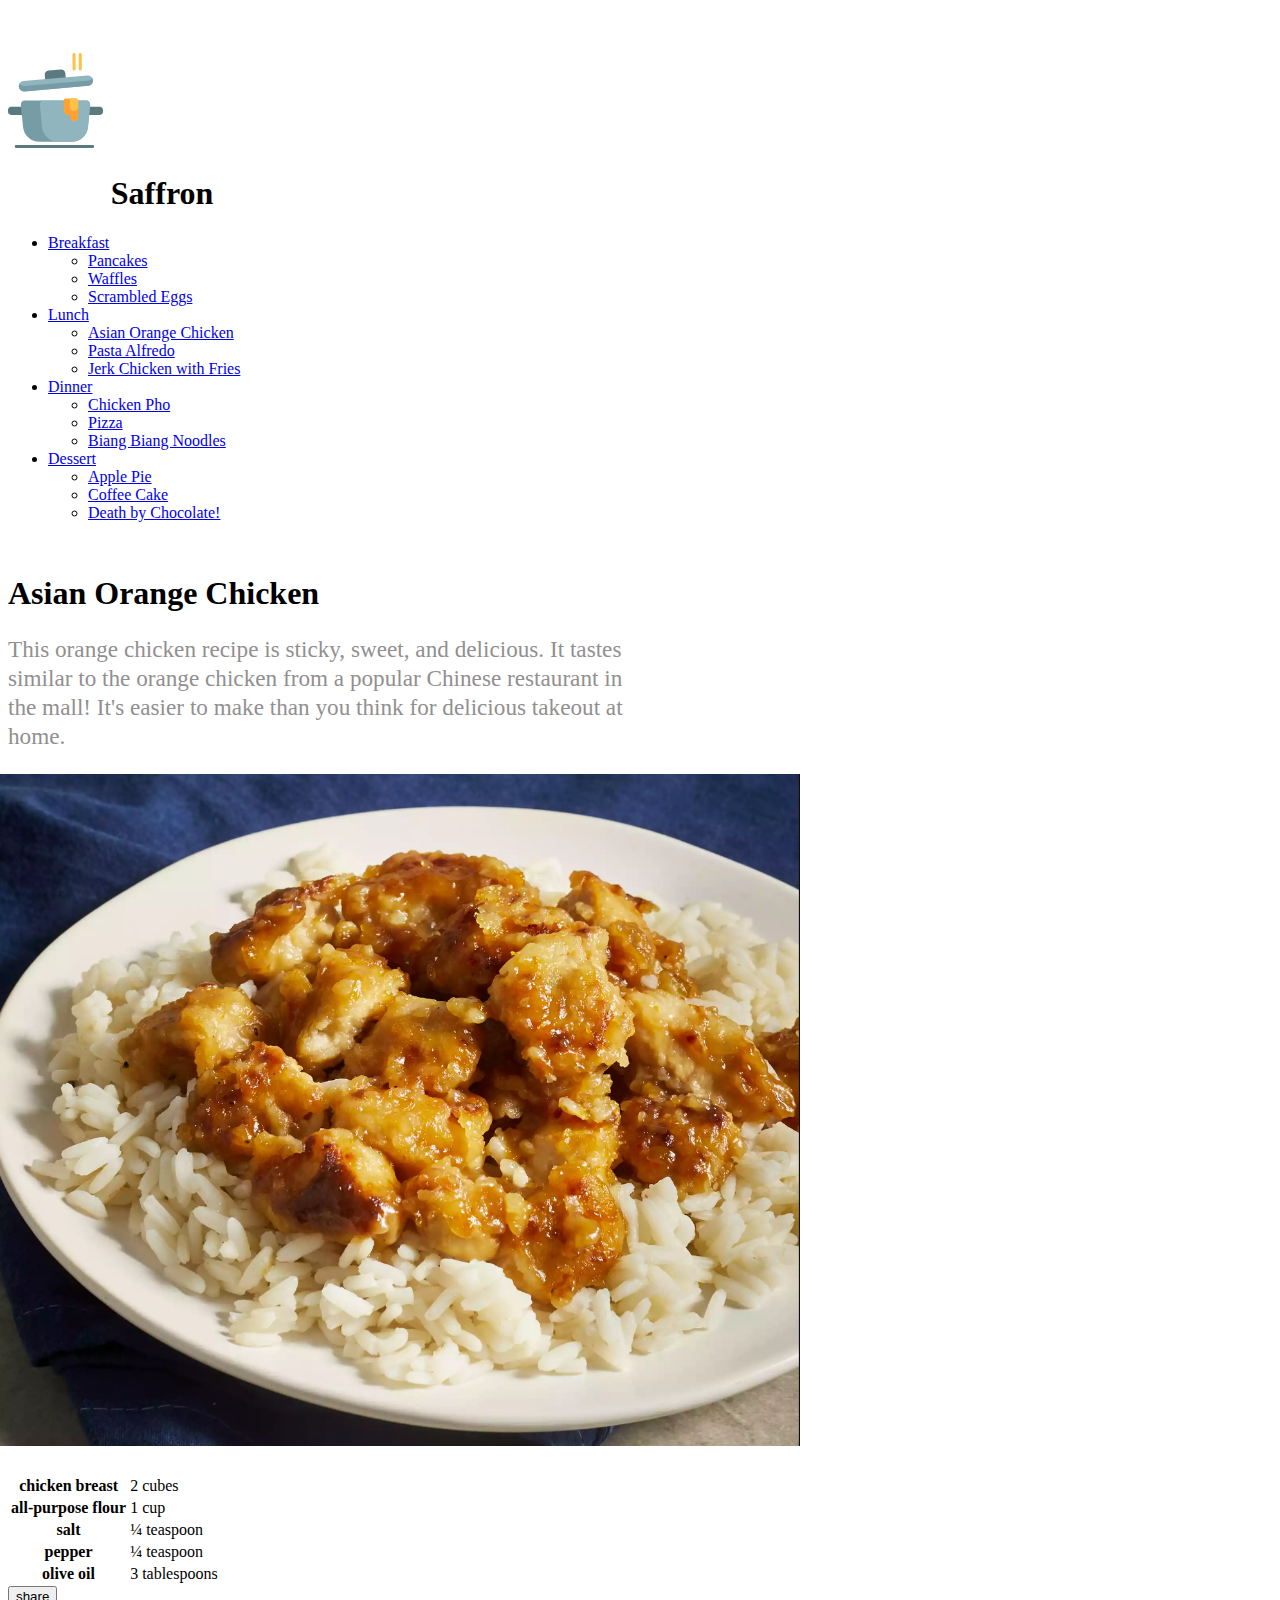
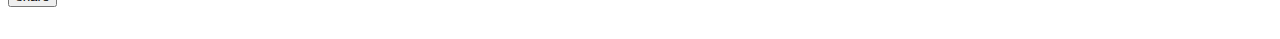
<file: index.html>
<!DOCTYPE html>
<html lang="en">
  <head>
    <meta charset="UTF-8" />
    <meta http-equiv="X-UA-Compatible" content="IE=edge" />
    <meta name="viewport" content="width=device-width, initial-scale=1.0" />
    <title>Cookbook</title>
    <link rel="stylesheet" href="styles.css" />
    <link
      href="https://cdn.jsdelivr.net/npm/bootstrap@5.2.2/dist/css/bootstrap.min.css"
      rel="stylesheet"
      integrity="sha384-Zenh87qX5JnK2Jl0vWa8Ck2rdkQ2Bzep5IDxbcnCeuOxjzrPF/et3URy9Bv1WTRi"
      crossorigin="anonymous"
    />
  </head>
  <body>
    <!-- nav section -->
    <div class="container">
      <header class="sticky-top">
        <div class="row flex-nowrap justify-content-center align-items-center">
          <div class="col-4 text-center">
            <h1 class="text-dark" href="#">
              <img
                src="img/cooking-stew-svgrepo-com.svg"
                class="img-fluid img-logo"
                alt="Logo"
                class="d-inline-block align-text-top"
              />
              <span class="flex-column">Saffron</span>
            </h1>
          </div>
        </div>
      </header>
    </div>
    <!-- selector section -->
    <div class="container">
      <div class="row">
        <div class="col"></div>
        <div class="col-8">
          <ul class="nav nav-pills justify-content-between nav-select">
            <li class="nav-item dropdown">
              <a
                class="nav-link dropdown-toggle fs-5 text-dark"
                data-bs-toggle="dropdown"
                href="#"
                role="button"
                aria-expanded="false"
                >Breakfast</a
              >
              <ul class="dropdown-menu">
                <li>
                  <a class="dropdown-item" href="vinay.html"> Pancakes </a>
                </li>
                <li><a class="dropdown-item" href="#">Waffles</a></li>
                <li>
                  <a class="dropdown-item" href="#">Scrambled Eggs</a>
                </li>
              </ul>
            </li>
            <li class="nav-item dropdown">
              <a
                class="nav-link dropdown-toggle fs-5 text-dark"
                data-bs-toggle="dropdown"
                href="#"
                role="button"
                aria-expanded="false"
                >Lunch</a
              >
              <ul class="dropdown-menu">
                <li>
                  <a class="dropdown-item" href="index.html"
                    >Asian Orange Chicken</a
                  >
                </li>
                <li><a class="dropdown-item" href="#">Pasta Alfredo</a></li>
                <li>
                  <a class="dropdown-item" href="#">Jerk Chicken with Fries</a>
                </li>
              </ul>
            </li>
            <li class="nav-item dropdown">
              <a
                class="nav-link dropdown-toggle fs-5 text-dark"
                data-bs-toggle="dropdown"
                href="#"
                role="button"
                aria-expanded="false"
                >Dinner</a
              >
              <ul class="dropdown-menu">
                <li><a class="dropdown-item" href="main.html">Chicken Pho</a></li>
                <li><a class="dropdown-item" href="#">Pizza</a></li>
                <li>
                  <a class="dropdown-item" href="#">Biang Biang Noodles</a>
                </li>
              </ul>
            </li>
            <li class="nav-item dropdown">
              <a
                class="nav-link dropdown-toggle fs-5 text-dark"
                data-bs-toggle="dropdown"
                href="#"
                role="button "
                aria-expanded="false"
                >Dessert</a
              >
              <ul class="dropdown-menu">
                <li><a class="dropdown-item" href="#">Apple Pie</a></li>
                <li><a class="dropdown-item" href="#">Coffee Cake</a></li>
                <li>
                  <a class="dropdown-item" href="#">Death by Chocolate!</a>
                </li>
              </ul>
            </li>
          </ul>
        </div>
        <div class="col"></div>
      </div>
    </div>

    <!-- recipes section -->
    <div class="container">
      <div class="row">
        <div class="col"></div>
        <div class="col-8 receipts-content-section">
          <div
            class="text-center d-flex flex-column align-items-start receipt-content"
          >
            <h1 class="text-justify text-start">Asian Orange Chicken</h1>
            <p class="text-justify text-start">
              This orange chicken recipe is sticky, sweet, and delicious. It
              tastes similar to the orange chicken from a popular Chinese
              restaurant in the mall! It's easier to make than you think for
              delicious takeout at home.
            </p>
            <div class="img-container container">
              <img
                class="img-fluid food-img float-start"
                src="img/Asian Orange Chicken.png"
                alt="Asian Orange Chicken"
              />
              <div class="overlay">
                <div class="text">Asian Orange Chicken</div>
              </div>
            </div>

            <table class="table">
              <tbody class="text-start">
                <tr>
                  <th>chicken breast</th>
                  <td>2 cubes</td>
                </tr>
                <tr>
                  <th>all-purpose flour</th>
                  <td>1 cup</td>
                </tr>
                <tr>
                  <th>salt</th>
                  <td>¼ teaspoon</td>
                </tr>
                <tr>
                  <th>pepper</th>
                  <td>¼ teaspoon</td>
                </tr>
                <tr>
                  <th>olive oil</th>
                  <td>3 tablespoons</td>
                </tr>
              </tbody>
            </table>
          </div>
          <button type="button" class="btn btn-primary btn-lg">share</button>
        </div>
        <div class="col"></div>
      </div>
    </div>

    <script src="index.js"></script>
    <script
      src="https://cdn.jsdelivr.net/npm/bootstrap@5.2.2/dist/js/bootstrap.bundle.min.js"
      integrity="sha384-OERcA2EqjJCMA+/3y+gxIOqMEjwtxJY7qPCqsdltbNJuaOe923+mo//f6V8Qbsw3"
      crossorigin="anonymous"
    ></script>
  </body>
</html>
</file>
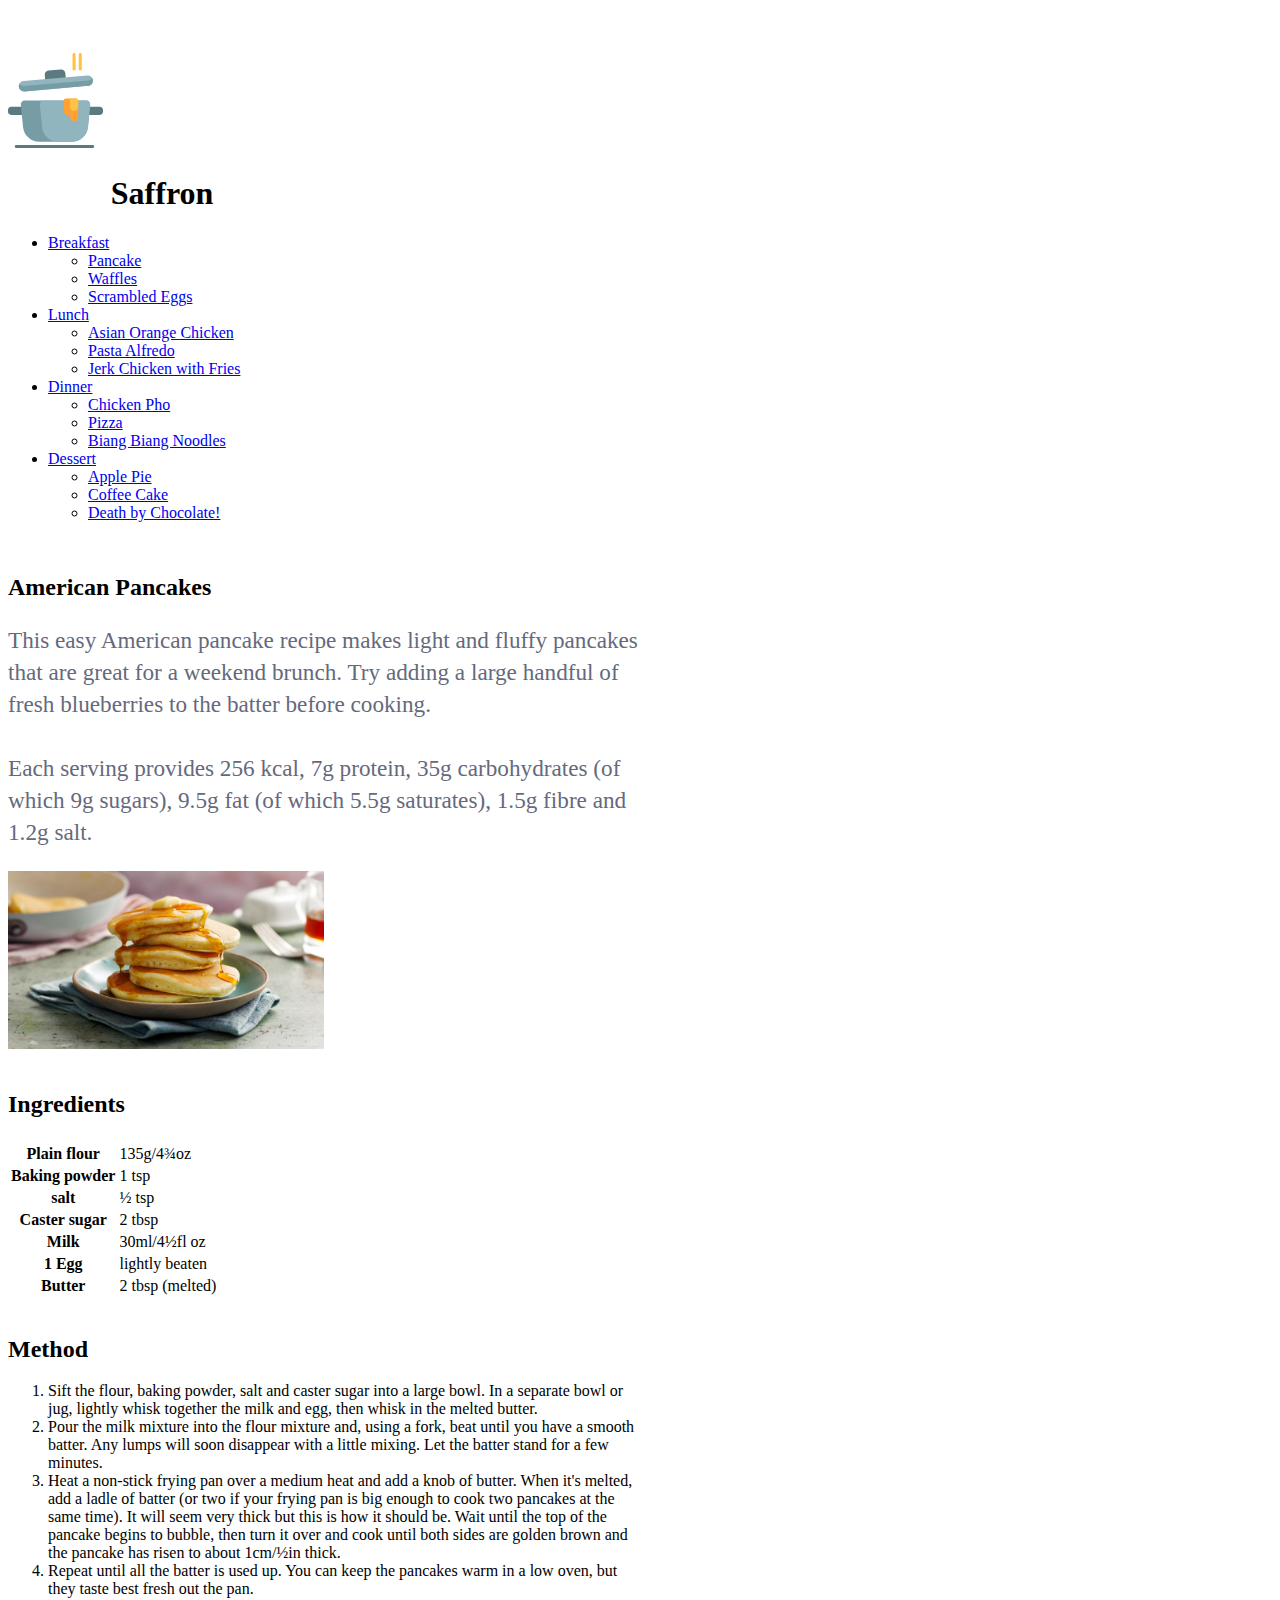
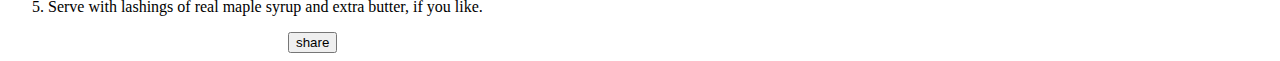
<file: vinay.html>
<!DOCTYPE html>
<html lang="en">
  <head>
    <meta charset="UTF-8" />
    <meta http-equiv="X-UA-Compatible" content="IE=edge" />
    <meta name="viewport" content="width=device-width, initial-scale=1.0" />
    <title>Cookbook</title>
    <link rel="stylesheet" href="vinay-style.css" />

    <link
      href="https://cdn.jsdelivr.net/npm/bootstrap@5.2.2/dist/css/bootstrap.min.css"
      rel="stylesheet"
      integrity="sha384-Zenh87qX5JnK2Jl0vWa8Ck2rdkQ2Bzep5IDxbcnCeuOxjzrPF/et3URy9Bv1WTRi"
      crossorigin="anonymous"
    />
  </head>
  <body>
    <main>
      <!-- nav section -->
      <div class="container">
        <header class="sticky-top">
          <div
            class="row flex-nowrap justify-content-center align-items-center"
          >
            <div class="col-4 text-center">
              <h1 class="text-dark" href="#">
                <img
                  src="img/cooking-stew-svgrepo-com.svg"
                  class="img-fluid img-logo"
                  alt="Logo"
                  class="d-inline-block align-text-top"
                />
                <span class="flex-column">Saffron</span>
              </h1>
            </div>
          </div>
        </header>
      </div>

      <div class="container">
        <div class="row">
          <div class="col"></div>
          <div class="col-8">
            <ul class="nav nav-pills justify-content-between nav-select">
              <li class="nav-item dropdown">
                <a
                  class="nav-link dropdown-toggle fs-5 text-dark"
                  data-bs-toggle="dropdown"
                  href="#"
                  role="button"
                  aria-expanded="false"
                  >Breakfast</a
                >
                <ul class="dropdown-menu">
                  <li>
                    <a class="dropdown-item" href="../cookbook/vinay.html"
                      >Pancake</a
                    >
                  </li>
                  <li><a class="dropdown-item" href="#">Waffles</a></li>
                  <li>
                    <a class="dropdown-item" href="#">Scrambled Eggs</a>
                  </li>
                </ul>
              </li>
              <li class="nav-item dropdown">
                <a
                  class="nav-link dropdown-toggle fs-5 text-dark"
                  data-bs-toggle="dropdown"
                  href="#"
                  role="button"
                  aria-expanded="false"
                  >Lunch</a
                >
                <ul class="dropdown-menu">
                  <li>
                    <a class="dropdown-item" href="index.html"
                      >Asian Orange Chicken</a
                    >
                  </li>
                  <li>
                    <a class="dropdown-item" href="#">Pasta Alfredo</a>
                  </li>
                  <li>
                    <a class="dropdown-item" href="#"
                      >Jerk Chicken with Fries</a
                    >
                  </li>
                </ul>
              </li>
              <li class="nav-item dropdown">
                <a
                  class="nav-link dropdown-toggle fs-5 text-dark"
                  data-bs-toggle="dropdown"
                  href="#"
                  role="button"
                  aria-expanded="false"
                  >Dinner</a
                >
                <ul class="dropdown-menu">
                  <li><a class="dropdown-item" href="./wiktor.html">Chicken Pho</a></li>
                  <li><a class="dropdown-item" href="#">Pizza</a></li>
                  <li>
                    <a class="dropdown-item" href="#">Biang Biang Noodles</a>
                  </li>
                </ul>
              </li>
              <li class="nav-item dropdown">
                <a
                  class="nav-link dropdown-toggle fs-5 text-dark"
                  data-bs-toggle="dropdown"
                  href="#"
                  role="button "
                  aria-expanded="false"
                  >Dessert</a
                >
                <ul class="dropdown-menu">
                  <li><a class="dropdown-item" href="#">Apple Pie</a></li>
                  <li><a class="dropdown-item" href="#">Coffee Cake</a></li>
                  <li>
                    <a class="dropdown-item" href="#">Death by Chocolate!</a>
                  </li>
                </ul>
              </li>
            </ul>
          </div>
          <div class="col"></div>
        </div>
      </div>

      <!-- Recipe section -->
      <div class="container">
        <div class="row justify-content-center">
          <div class="col-8">
            <h2 class="text-justify text-start">American Pancakes</h2>
            <p class="text-justify text-start">
              This easy American pancake recipe makes light and fluffy pancakes
              that are great for a weekend brunch. Try adding a large handful of
              fresh blueberries to the batter before cooking.
              <br />
              <br />
              Each serving provides 256 kcal, 7g protein, 35g carbohydrates (of
              which 9g sugars), 9.5g fat (of which 5.5g saturates), 1.5g fibre
              and 1.2g salt.
            </p>
            <div class="container">
              <img src="img/pancake.jpg"Pancakes" class="image"/>
              <div class="overlay">
                <div class="text">Also called Flapjacks!</div>
              </div>
            </div>
            <br />

            <section class="ingredients">
              <h2 class="recipe-ingredients">Ingredients</h2>
              <table class="table">
                <tbody class="text-start">
                  <tr>
                    <th>Plain flour</th>
                    <td>135g/4¾oz</td>
                  </tr>
                  <tr>
                    <th>Baking powder</th>
                    <td>1 tsp</td>
                  </tr>
                  <tr>
                    <th>salt</th>
                    <td>½ tsp</td>
                  </tr>
                  <tr>
                    <th>Caster sugar</th>
                    <td>2 tbsp</td>
                  </tr>
                  <tr>
                    <th>Milk</th>
                    <td>30ml/4½fl oz</td>
                  </tr>
                  <tr>
                    <th>1 Egg</th>
                    <td>lightly beaten</td>
                  </tr>
                  <tr>
                    <th>Butter</th>
                    <td>2 tbsp (melted)</td>
                  </tr>
                </tbody>
              </table>
            </section>
            <br />
            <section class="preparation">
              <h2>Method</h2>
              <ol>
                <li>
                  Sift the flour, baking powder, salt and caster sugar into a
                  large bowl. In a separate bowl or jug, lightly whisk together
                  the milk and egg, then whisk in the melted butter.
                </li>
                <li>
                  Pour the milk mixture into the flour mixture and, using a
                  fork, beat until you have a smooth batter. Any lumps will soon
                  disappear with a little mixing. Let the batter stand for a few
                  minutes.
                </li>
                <li>
                  Heat a non-stick frying pan over a medium heat and add a knob
                  of butter. When it's melted, add a ladle of batter (or two if
                  your frying pan is big enough to cook two pancakes at the same
                  time). It will seem very thick but this is how it should be.
                  Wait until the top of the pancake begins to bubble, then turn
                  it over and cook until both sides are golden brown and the
                  pancake has risen to about 1cm/½in thick.
                </li>
                <li>
                  Repeat until all the batter is used up. You can keep the
                  pancakes warm in a low oven, but they taste best fresh out the
                  pan.
                </li>
                <li>
                  Serve with lashings of real maple syrup and extra butter, if
                  you like.
                </li>
              </ol>
            </section>
          </div>
        </div>
      </div>
      <button class="btn btn-primary" href="#" role="button">share</button>
    </main>
    <script src="index.js"></script>
    <script
      src="https://cdn.jsdelivr.net/npm/bootstrap@5.2.2/dist/js/bootstrap.bundle.min.js"
      integrity="sha384-OERcA2EqjJCMA+/3y+gxIOqMEjwtxJY7qPCqsdltbNJuaOe923+mo//f6V8Qbsw3"
      crossorigin="anonymous"
    ></script>
  </body>
</html>
</file>
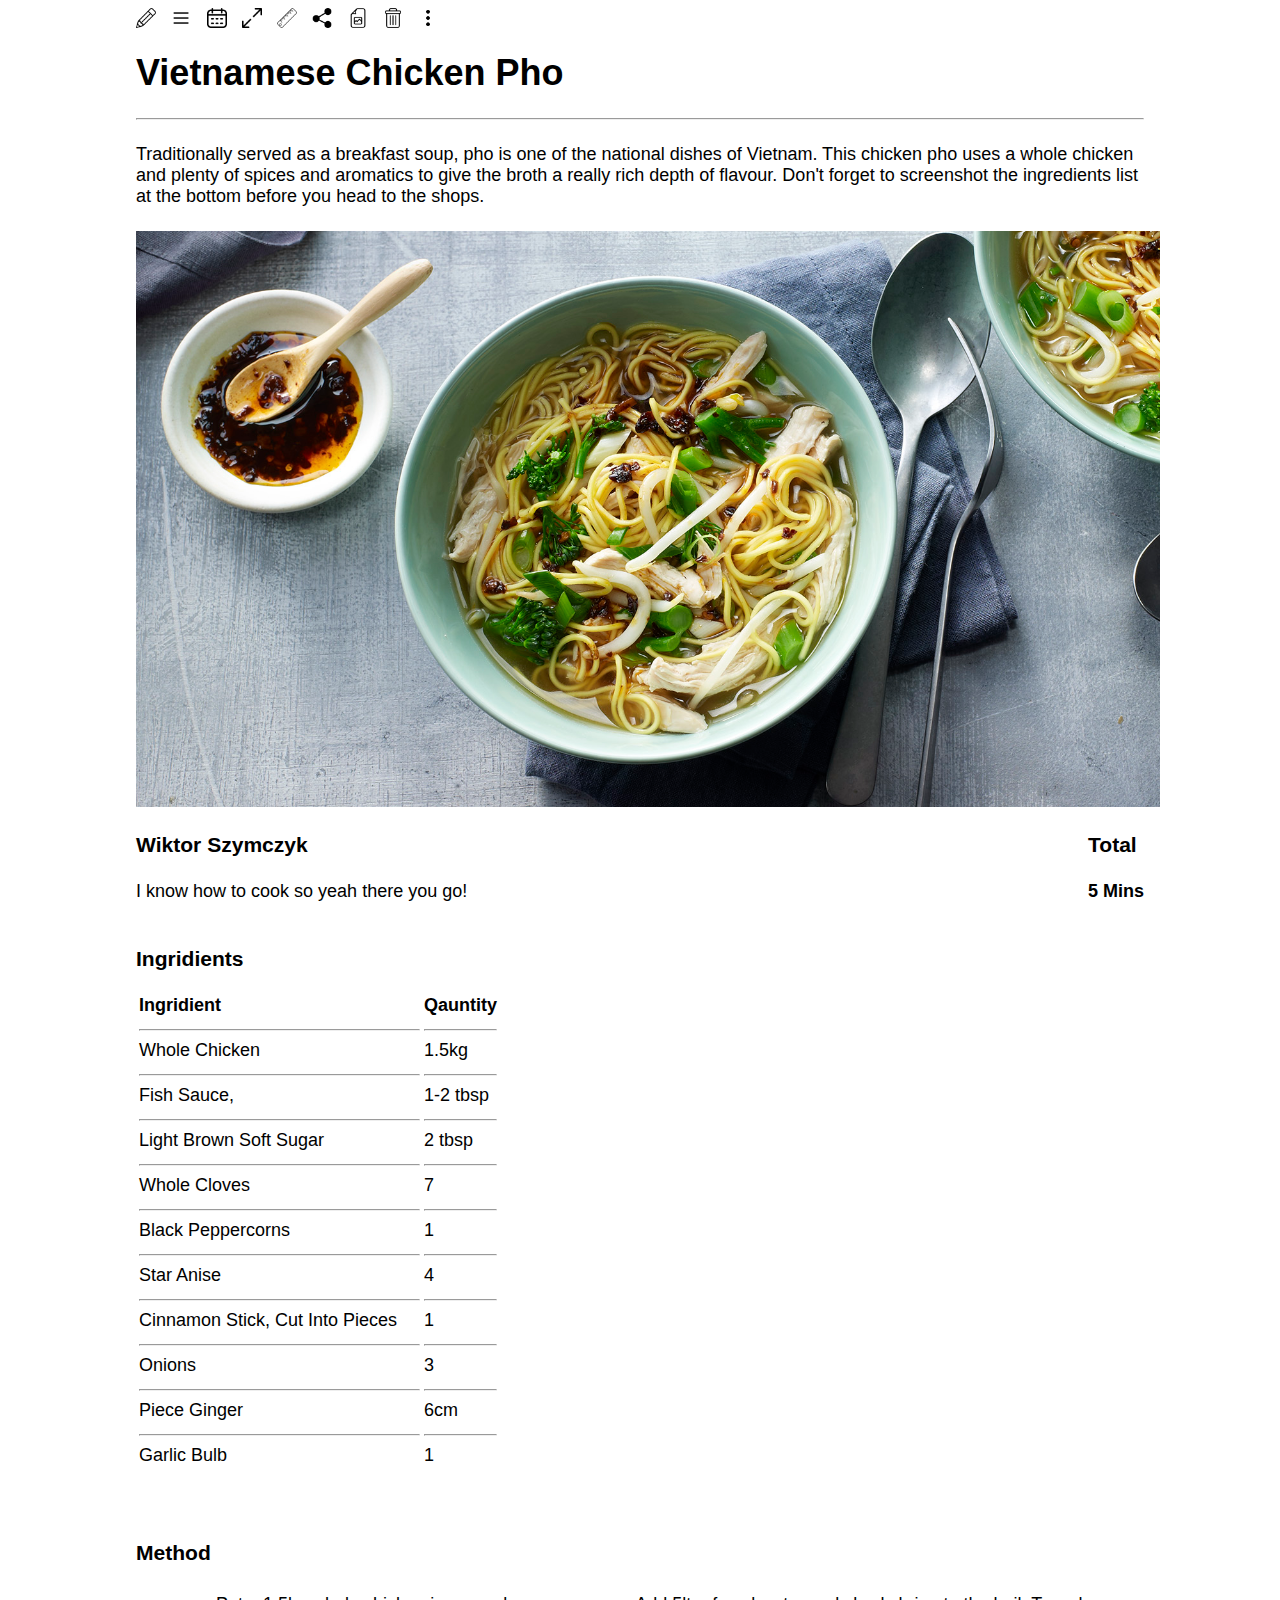
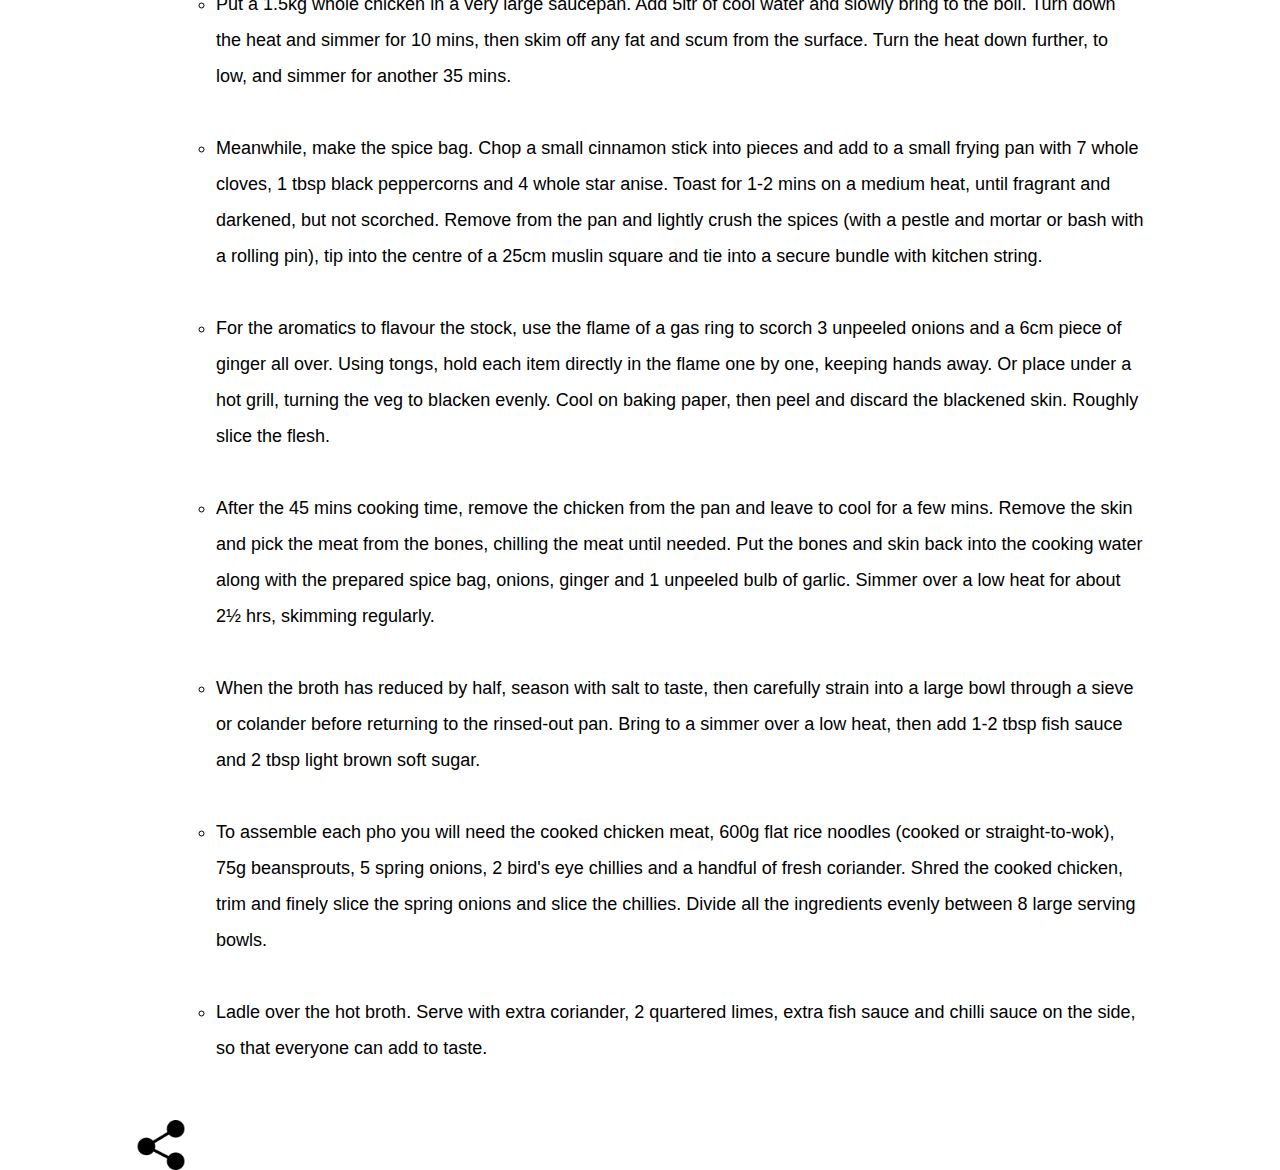
<file: wiktor.html>
<!DOCTYPE html>
<html lang="en">
<head>
    <meta charset="UTF-8">
    <meta http-equiv="X-UA-Compatible" content="IE=edge">
    <meta name="viewport" content="width=device-width, initial-scale=1.0">
    <title>Document</title>
    <link rel="stylesheet" href="wiktor.css">
    <link rel="script" href="wiktor.js"/>
</head>
<body>
    <!-- ICONS -->
    <div class="icons">
        <img src="./img/pencil.png" alt="">
        <img src="./img/menu.png" alt="">
        <img src="./img/calendar.png" alt="">
        <img src="./img/resize.png" alt="">
        <img src="./img/ruler.png" alt="">
        <img src="./img/share.png" alt="">
        <img src="./img/paper.png" alt="">
        <img src="./img/delete.png" alt="">
        <img src="./img/dots.png" alt="">
    </div>

    <h1 id="recipe-title">TITLE</h1>
    <hr>
    <h4 id="recipe-description">DESCRIPTION</h4>
    <div class="container">
        <img src="img/easy_chicken_noodle_soup_73271_16x9.jpg" class="image" alt="" id="image" />
        <div class="overlay">
          <div class="text">SD</div>
        </div>
      </div>

    <div style="display: flex; justify-content: space-between;">
        <div class="d-flex flex-column">
            <h3 id="name">NAME</h3>
            <h4 id="tagline">SOMET</h4>
        </div>
        <div class="d-flex flex-column">
            <h3>Total</h3>
            <h4 id="time-method">0 Mins</h4>
        </div>
    </div>  

    <h3>Ingridients</h3>
        <table id="ingridients">
            <tr>
                <th onclick="sortTable(0)" style="padding-right: 200px"><span class="glyphicon glyphicon-sort"></span>Ingridient</th>
                <th onclick="sortTable(1)"><span class="glyphicon glyphicon-sort"></span>Qauntity</th>
            </tr>
        </table>
    </div>

    <h3 style="padding-top: 5%;">Method</h3>
    <ul id="method-list">
    </ul>

    <img src="./img/share.png" alt="" style="display: flex;
    justify-content: space-between;
    max-width: 5%;" onclick="getURL();"/>
    <script>

    const recipe_title = ["Vietnamese Chicken Pho"]
    document.getElementById('recipe-title').innerHTML = recipe_title
    
    const recipe_description =["Traditionally served as a breakfast soup, pho is one of the national dishes of Vietnam. This chicken pho uses a whole chicken and plenty of spices and aromatics to give the broth a really rich depth of flavour. Don't forget to screenshot the ingredients list at the bottom before you head to the shops."]
    document.getElementById('recipe-description').innerHTML = recipe_description 
    
    const name = ["Wiktor Szymczyk"]
    document.getElementById("name").innerHTML = name

    const tagline = ["I know how to cook so yeah there you go!"]
    document.getElementById("tagline").innerHTML = tagline

    const time = ["5 Mins"]
    document.getElementById("time-method").innerHTML = time

    let data = [
        { "Ingridient":"Whole Chicken", "Quant":"1.5kg"},
        { "Ingridient":"Fish Sauce,", "Quant":"1-2 tbsp"}, 
        { "Ingridient":"Light Brown Soft Sugar", "Quant":"2 tbsp"},
        { "Ingridient":"Whole Cloves", "Quant":"7"},
        { "Ingridient":"Black Peppercorns", "Quant":"1"},
        { "Ingridient":"Star Anise", "Quant":"4"},
        { "Ingridient":"Cinnamon Stick, Cut Into Pieces", "Quant":"1"},
        { "Ingridient":"Onions", "Quant":"3"},
        { "Ingridient":"Piece Ginger", "Quant":"6cm"},
        { "Ingridient":"Garlic Bulb", "Quant":"1"}
    ];

    let table = document.getElementById('ingridients');
    data.forEach(function(object) {
        let tr = document.createElement('tr');
        tr.innerHTML = '<td><hr>' + object.Ingridient + '</td>' +
            '<td><hr>' + object.Quant + '</td>' +
            '<td>';
        table.appendChild(tr);
    });
    
    let data2 = [
        {"Step":"Put a 1.5kg whole chicken in a very large saucepan. Add 5ltr of cool water and slowly bring to the boil. Turn down the heat and simmer for 10 mins, then skim off any fat and scum from the surface. Turn the heat down further, to low, and simmer for another 35 mins. "},
        {"Step":"Meanwhile, make the spice bag. Chop a small cinnamon stick into pieces and add to a small frying pan with 7 whole cloves, 1 tbsp black peppercorns and 4 whole star anise. Toast for 1-2 mins on a medium heat, until fragrant and darkened, but not scorched. Remove from the pan and lightly crush the spices (with a pestle and mortar or bash with a rolling pin), tip into the centre of a 25cm muslin square and tie into a secure bundle with kitchen string."},
        {"Step":"For the aromatics to flavour the stock, use the flame of a gas ring to scorch 3 unpeeled onions and a 6cm piece of ginger all over. Using tongs, hold each item directly in the flame one by one, keeping hands away. Or place under a hot grill, turning the veg to blacken evenly. Cool on baking paper, then peel and discard the blackened skin. Roughly slice the flesh."},
        {"Step":"After the 45 mins cooking time, remove the chicken from the pan and leave to cool for a few mins. Remove the skin and pick the meat from the bones, chilling the meat until needed. Put the bones and skin back into the cooking water along with the prepared spice bag, onions, ginger and 1 unpeeled bulb of garlic. Simmer over a low heat for about 2½ hrs, skimming regularly."},
        {"Step":"When the broth has reduced by half, season with salt to taste, then carefully strain into a large bowl through a sieve or colander before returning to the rinsed-out pan. Bring to a simmer over a low heat, then add 1-2 tbsp fish sauce and 2 tbsp light brown soft sugar. "},
        {"Step":"To assemble each pho you will need the cooked chicken meat, 600g flat rice noodles (cooked or straight-to-wok), 75g beansprouts, 5 spring onions, 2 bird's eye chillies and a handful of fresh coriander. Shred the cooked chicken, trim and finely slice the spring onions and slice the chillies. Divide all the ingredients evenly between 8 large serving bowls."},
        {"Step":"Ladle over the hot broth. Serve with extra coriander, 2 quartered limes, extra fish sauce and chilli sauce on the side, so that everyone can add to taste. "},
    ];

    let list = document.getElementById('method-list');
    data2.forEach(function(object) {
        let li_a = document.createElement('ul');
        li_a.innerHTML = '<li><a>' + object.Step + '</a>' +
        '</li>' + '<br>';
        list.appendChild(li_a);
    });

    function getURL() {
        alert(window.location.href);
    }
</script>
</body>
</html>
</file>
<file: styles.css>
.img-logo {
  width: 15%;
  margin: 2rem auto;
  padding-bottom: 1.5rem;
}

.nav-select {
  padding-bottom: 2rem;
}

.img-container > img {
  width: 50rem;
  margin-left: -0.5rem;
}
.receipt-content > p {
  font-size: 1.45rem;
  line-height: 1.8rem;
  color: rgb(145, 143, 143);
}

.table {
  margin-top: 1.5rem;
}

.receipts-content-section {
  margin-bottom: 2rem;
}

/* hover animation */

.container {
  position: relative;
  width: 50%;
}
/* The overlay effect (full height and width) */
.overlay {
  position: absolute;
  bottom: 0;
  left: 0;
  right: 0;
  background-color: #008cba;
  opacity: 0.7;
  overflow: hidden;
  width: 100%;
  height: 100%;
  transform: scale(0);
  transition: 0.5s;
}

/* overlay hover*/
.img-container:hover .overlay {
  transform: scale(0.8);
}

/* overlay text styling*/
.text {
  color: white;
  font-size: 30px;
  font-weight: bold;
  position: absolute;
  top: 50%;
  left: 50%;
  transform: translate(-50%, -50%);
  text-align: center;
}
</file>
<file: vinay-style.css>
.img-logo {
  width: 15%;
  margin: 2rem auto;
  padding-bottom: 1.5rem;
}

.nav-select {
  padding-bottom: 2rem;
}

 /* description of pancakes before image */
p {
  font-size: 1.45rem;
  line-height: 2rem;
  color: rgb(101, 105, 124);
}

.table {
  margin-top: 1.5rem;
}

.btn {
  margin-left: 280px;
}

 /* Container for the overlay. */
 .container {
  position: relative;
  width: 50%;
}

/* Make the image to responsive */
.image {
  width: 100%;
  height: auto;
}

/* The overlay effect (full height and width) */
.overlay {
  position: absolute;
  bottom: 0;
  left: 0;
  right: 0;
  background-color: #008CBA;
  opacity: 0.7;
  overflow: hidden;
  width: 100%;
  height: 100%;
  transform: scale(0);
  transition: 0.5s;
}

/* overlay hover*/
.container:hover .overlay {
  transform: scale(0.8);
}

/* overlay text styling*/
.text {
  color: white;
  font-size: 30px;
  font-weight: bold;
  position: absolute;
  top: 50%;
  left: 50%;
  transform: translate(-50%, -50%);
  text-align: center;
}
</file>
<file: wiktor.css>
html {
    padding: 0;
    margin: 0;
    font-size: 18px;
    max-width: 100%;
    max-height: 100%;
    font-family: 'Lato', sans-serif;
}

ul {
  line-height: 2rem;
}

ul li a {
  color: black;
  font-family: 'Lato', sans-serif;
}

.image {
  height: auto;
  width: 80vw;
}

body {
    padding: 0% 10% 0% 10%;
    height: 100%;
    width: auto;
}

.icons {
    display: flex;
    justify-content: space-between;
    max-width: 30%;
}

.icons img {
    width: 20px;
    height: 20px;
}

#method-list {
    list-style: none;
}

.img-logo {
  width: 15%;
  margin: 2rem auto;
  padding-bottom: 1.5rem;
}

.nav-select {
  padding-bottom: 2rem;
}

.img-container > img {
  width: 50rem;
  margin-left: -0.5rem;
}
.receipt-content > p {
  font-size: 1.45rem;
  line-height: 1.8rem;
  color: rgb(145, 143, 143);
}

.table {
  margin-top: 1.5rem;
}

.receipts-content-section {
  margin-bottom: 2rem;
}

/* hover animation */

.container {
  position: relative;
  width: 50%;
}
/* The overlay effect (full height and width) */
.overlay {
  position: absolute;
  bottom: 0;
  left: 0;
  right: 0;
  background-color: #008cba;
  opacity: 0.7;
  overflow: hidden;
  width: 100%;
  height: 100%;
  transform: scale(0);
  transition: 0.5s;
}

/* overlay hover*/
.img-container:hover .overlay {
  transform: scale(0.8);
}

/* overlay text styling*/
.text {
  color: white;
  font-size: 30px;
  font-weight: bold;
  position: absolute;
  top: 50%;
  left: 50%;
  transform: translate(-50%, -50%);
  text-align: center;
}

#recipe-description {
  font-weight: 400;
}

#tagline {
  font-weight: lighter;
}
</file>
